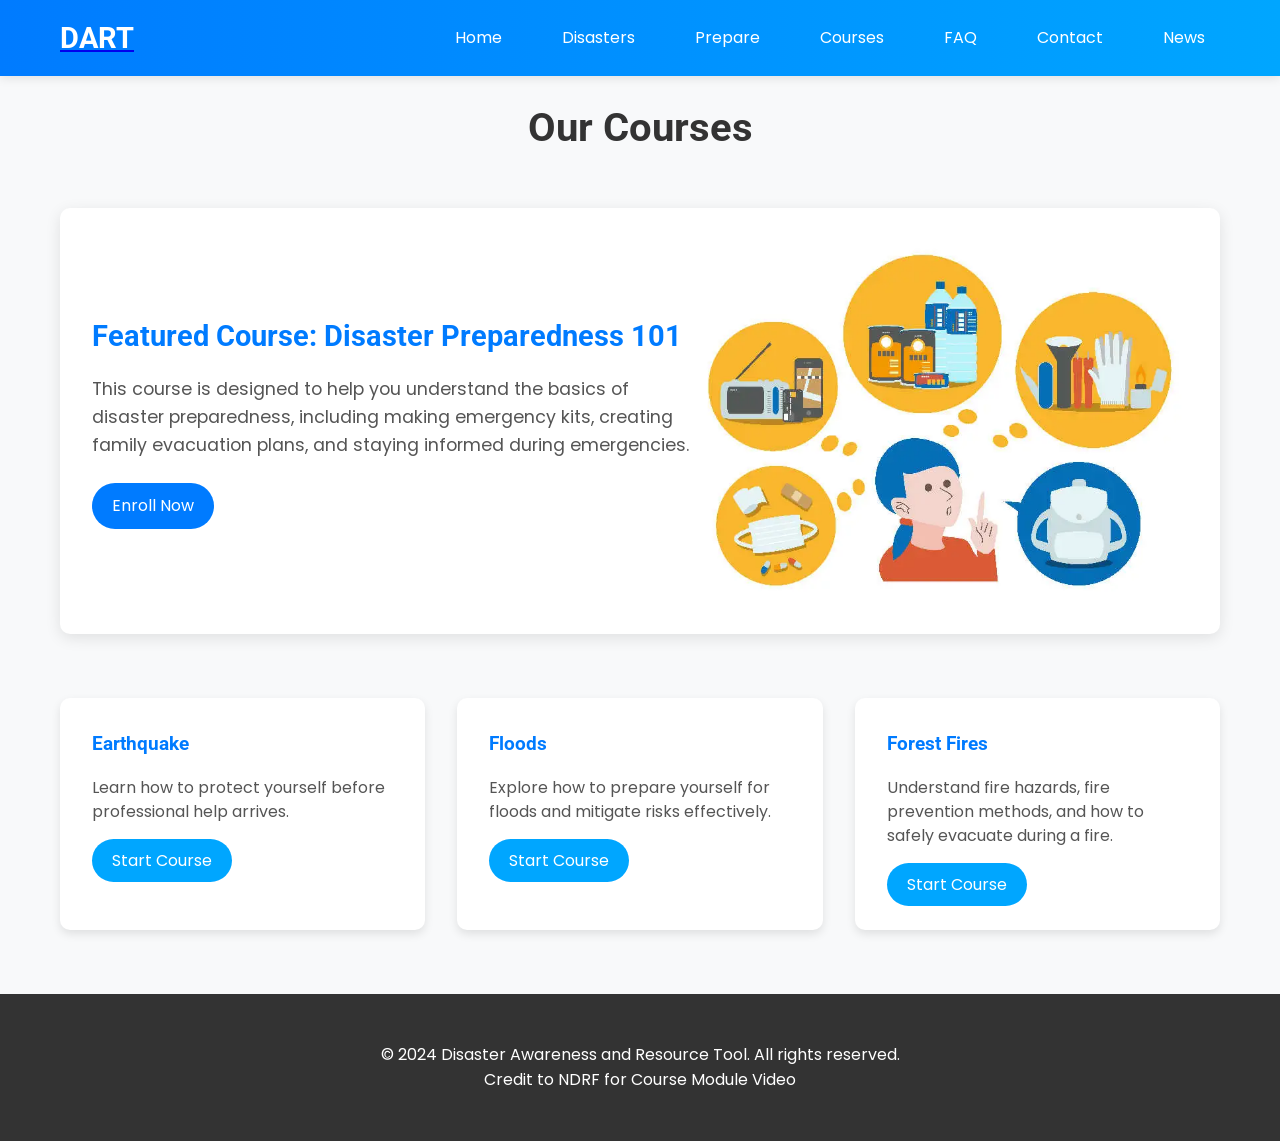
<file: courses.html>
<!-- courses.html -->
<!DOCTYPE html>
<html lang="en">
<head>
    <meta charset="UTF-8">
    <meta name="viewport" content="width=device-width, initial-scale=1.0">
    <title>DART</title>
    <link rel="stylesheet" href="/css/common.css">
    <link rel="stylesheet" href="/css/courses.css">
</head>
<body>

    <!-- Navigation Bar -->
    <nav class="navbar light-mode">
        <div class="container">
            <a href="index.html"><h1>DART</h1></a>
           <!----<div class="hamburger">&#9776;</div>--->
            <ul>
                <li style="--i:1"><a href="index.html">Home</a></li>
                <li style="--i:2"><a href="disasters.html">Disasters</a></li>
                <li style="--i:3"><a href="prepare.html">Prepare</a></li>
                <li style="--i:4"><a href="courses.html">Courses</a></li>
                <li style="--i:5"><a href="faq.html">FAQ</a></li>
                <li style="--i:6"><a href="contact.html">Contact</a></li>
                <li style="--i:7"><a href="news.html">News</a></li>
            </ul>
        </div>
    </nav>

    <!-- Courses Section -->
    <section id="courses" class="section">
        <div class="container">
            <h2>Our Courses</h2>

            <!-- Featured Course Section -->
            <div class="featured-course">
                <div class="featured-content">
                    <h3>Featured Course: Disaster Preparedness 101</h3>
                    <p>This course is designed to help you understand the basics of disaster preparedness, including making emergency kits, creating family evacuation plans, and staying informed during emergencies.</p>
                    <a href="/courses/inst1.html" class="cta-btn">Enroll Now</a>
                </div>
                <div class="featured-image">
                    <img src="/images/Courses.webp" alt="Disaster Preparedness Course">
                </div>
            </div>

            <!-- Grid for Additional Courses -->
            <div class="course-grid">
                <div class="course-item">
                    <h3>Earthquake</h3>
                    <p>Learn how to protect yourself before professional help arrives.</p>
                    <a href="/courses/course2.html" class="btn-secondary">Start Course</a>
                </div>
                <div class="course-item">
                    <h3>Floods</h3>
                    <p>Explore how to prepare yourself for floods and mitigate risks effectively.</p>
                    <a href="/courses/course3.html" class="btn-secondary">Start Course</a>
                </div>
                <div class="course-item">
                    <h3>Forest Fires</h3>
                    <p>Understand fire hazards, fire prevention methods, and how to safely evacuate during a fire.</p>
                    <a href="/courses/course4.html" class="btn-secondary">Start Course</a>
                </div>
            </div>
        </div>
    </section>

    <!-- Footer -->
    <footer>
        <div class="container">
            <p>&copy; 2024 Disaster Awareness and Resource Tool. All rights reserved.</p>
            <p>Credit to NDRF for Course Module Video</p>
        </div>
    </footer>

    <!-- Script for Hamburger Menu -->
    <script>
        const hamburger = document.querySelector('.hamburger');
        const navMenu = document.querySelector('.navbar ul');
      
        hamburger.addEventListener('click', () => {
            navMenu.classList.toggle('active');
        });
    </script>
      
</body>
</html>
</file>
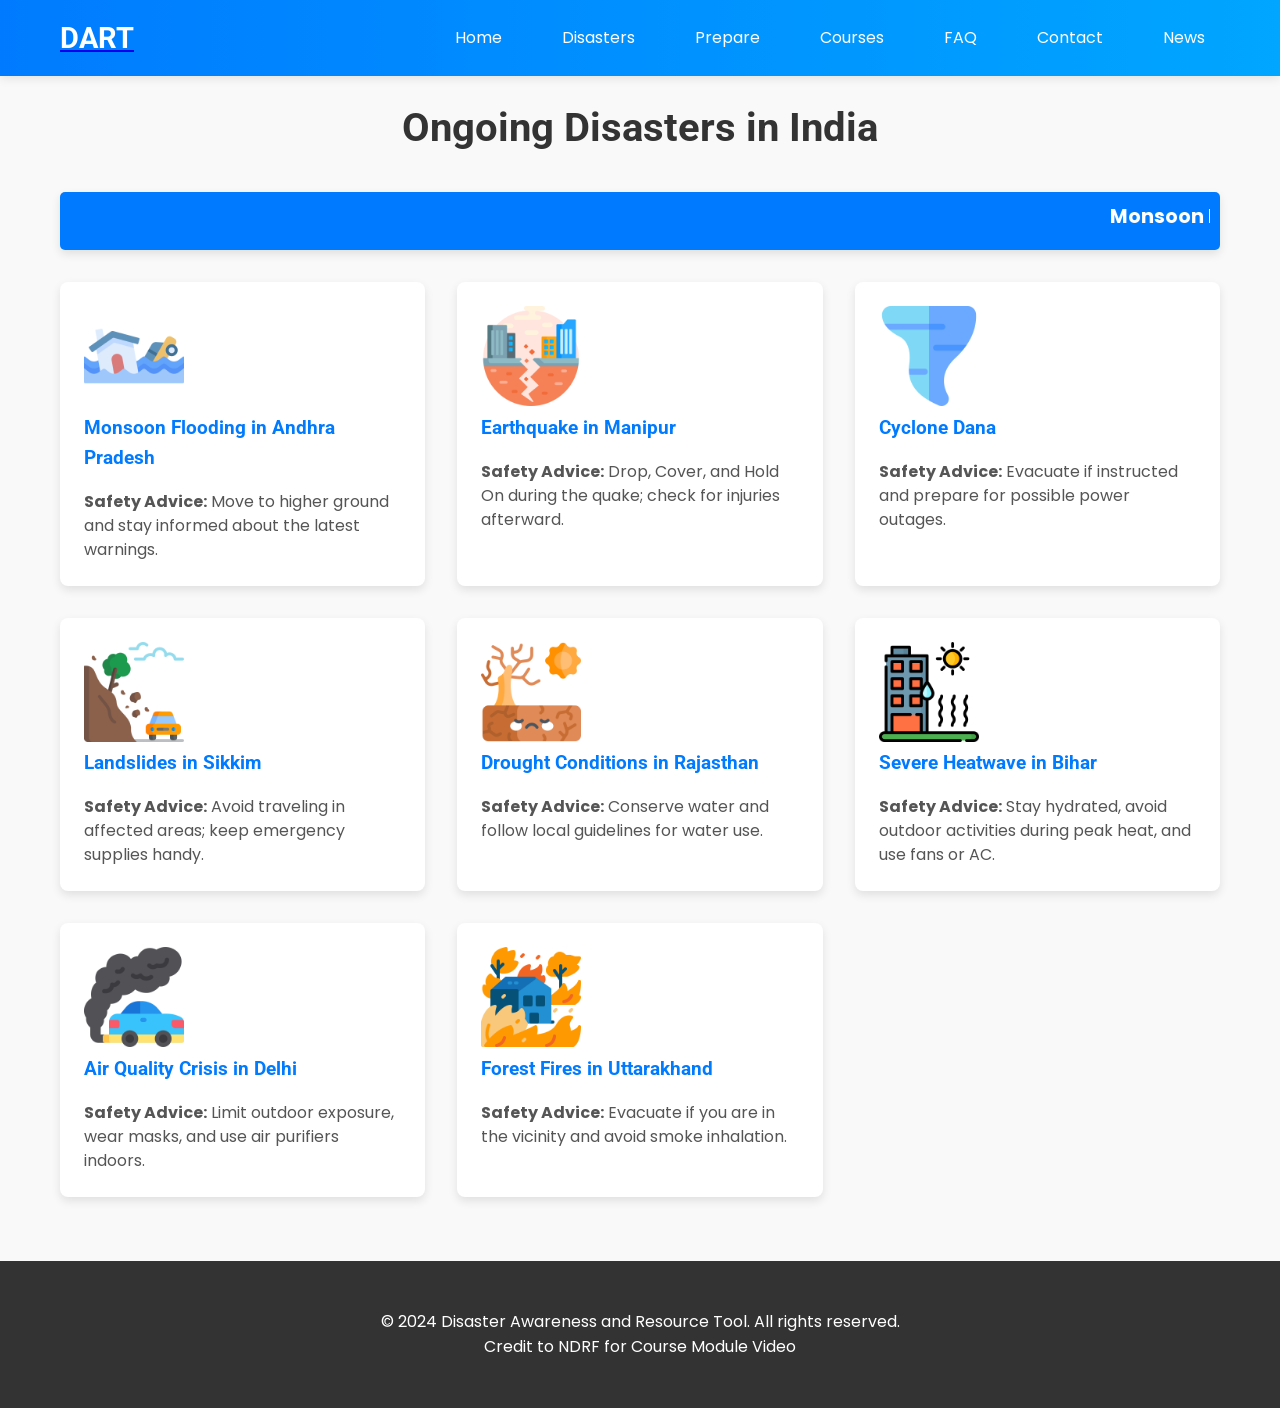
<file: disasters.html>
<!-- disasters.html -->
<!DOCTYPE html>
<html lang="en">
<head>
    <meta charset="UTF-8">
    <meta name="viewport" content="width=device-width, initial-scale=1.0">
    <title>DART</title>
    <link rel="stylesheet" href="/css/common.css">
    <link rel="stylesheet" href="/css/disasters.css">
</head>
<body>

    <nav class="navbar light-mode">
        <div class="container">
            <a href="index.html"><h1>DART</h1></a>
           <!----<div class="hamburger">&#9776;</div>--->
            <ul>
                <li style="--i:1"><a href="index.html">Home</a></li>
                <li style="--i:2"><a href="disasters.html">Disasters</a></li>
                <li style="--i:3"><a href="prepare.html">Prepare</a></li>
                <li style="--i:4"><a href="courses.html">Courses</a></li>
                <li style="--i:5"><a href="faq.html">FAQ</a></li>
                <li style="--i:6"><a href="contact.html">Contact</a></li>
                <li style="--i:7"><a href="news.html">News</a></li>
            </ul>
        </div>
    </nav>

    <!-- Main Section for Disasters -->
    <section id="disasters" class="section">
        <div class="container">
            <h2>Ongoing Disasters in India</h2>
            
            <!-- Marquee for Ongoing Disasters -->
            <div class="marquee-container">
                <marquee behavior="scroll" direction="left" scrollamount="6">
                    <span class="disaster-marquee">
                        Monsoon Flooding in Andhra Pradesh - Severe flooding in multiple districts | 
                        Earthquake in Manipur - 4.1 magnitude felt in several states | 
                        Cyclone Dana impacting Odisha - landfall in Odisha's Puri | 
                        Landslides in Sikkim - loss of around ₹327.67 crore | 
                        Drought conditions in Rajasthan - Water conservation tips | 
                        Severe Heatwave in Bihar - Precautions to take during extreme temperatures | 
                        Air Quality Crisis in Delhi - Stay indoors and use air purifiers | 
                        Forest Fires in Uttarakhand - over 1,000 hectares of forest area |
                    </span>
                </marquee>
            </div>

            <div class="disaster-grid">
                <!-- Quick Survival Guide for each disaster -->
                <div class="disaster-item">
                    <img src="/images/flood.png" alt="Flood" width="100px" height="auto">
                    <h3>Monsoon Flooding in Andhra Pradesh</h3>
                    <p><strong>Safety Advice:</strong> Move to higher ground and stay informed about the latest warnings.</p>
                </div>
                <div class="disaster-item">
                    <img src="/images/earthquake.png" alt="Earthquake" width="100px" height="auto">
                    <h3>Earthquake in Manipur</h3>
                    <p><strong>Safety Advice:</strong> Drop, Cover, and Hold On during the quake; check for injuries afterward.</p>
                </div>
                <div class="disaster-item">
                    <img src="/images/tornado.png" alt="Cyclone" width="100px" height="auto">
                    <h3>Cyclone Dana</h3>
                    <p><strong>Safety Advice:</strong> Evacuate if instructed and prepare for possible power outages.</p>
                </div>
                <div class="disaster-item">
                    <img src="/images/landslide.png" alt="Landslide" width="100px" height="auto">
                    <h3>Landslides in Sikkim</h3>
                    <p><strong>Safety Advice:</strong> Avoid traveling in affected areas; keep emergency supplies handy.</p>
                </div>
                <div class="disaster-item">
                    <img src="/images/drought.png" alt="Drought" width="100px" height="auto">
                    <h3>Drought Conditions in Rajasthan</h3>
                    <p><strong>Safety Advice:</strong> Conserve water and follow local guidelines for water use.</p>
                </div>
                <div class="disaster-item">
                    <img src="/images/heat-wave.png" alt="Heatwave" width="100px" height="auto">
                    <h3>Severe Heatwave in Bihar</h3>
                    <p><strong>Safety Advice:</strong> Stay hydrated, avoid outdoor activities during peak heat, and use fans or AC.</p>
                </div>
                <div class="disaster-item">
                    <img src="/images/car.png" alt="Air Quality" width="100px" height="auto">
                    <h3>Air Quality Crisis in Delhi</h3>
                    <p><strong>Safety Advice:</strong> Limit outdoor exposure, wear masks, and use air purifiers indoors.</p>
                </div>
                <div class="disaster-item">
                    <img src="/images/wildfire.png" alt="Wildfire" width="100px" height="auto">
                    <h3>Forest Fires in Uttarakhand</h3>
                    <p><strong>Safety Advice:</strong> Evacuate if you are in the vicinity and avoid smoke inhalation.</p>
                </div>
            </div>
        </div>
    </section>

    <!-- Footer -->
    <footer>
        <div class="container">
            <p>&copy; 2024 Disaster Awareness and Resource Tool. All rights reserved.</p>
            <p>Credit to NDRF for Course Module Video</p>
        </div>
    </footer>

    <!-- Script for Hamburger Menu -->
    <script>
        const hamburger = document.querySelector('.hamburger');
        const navMenu = document.querySelector('.navbar ul');
      
        hamburger.addEventListener('click', () => {
          navMenu.classList.toggle('active');
        });
    </script>
      
</body>
</html>
</file>
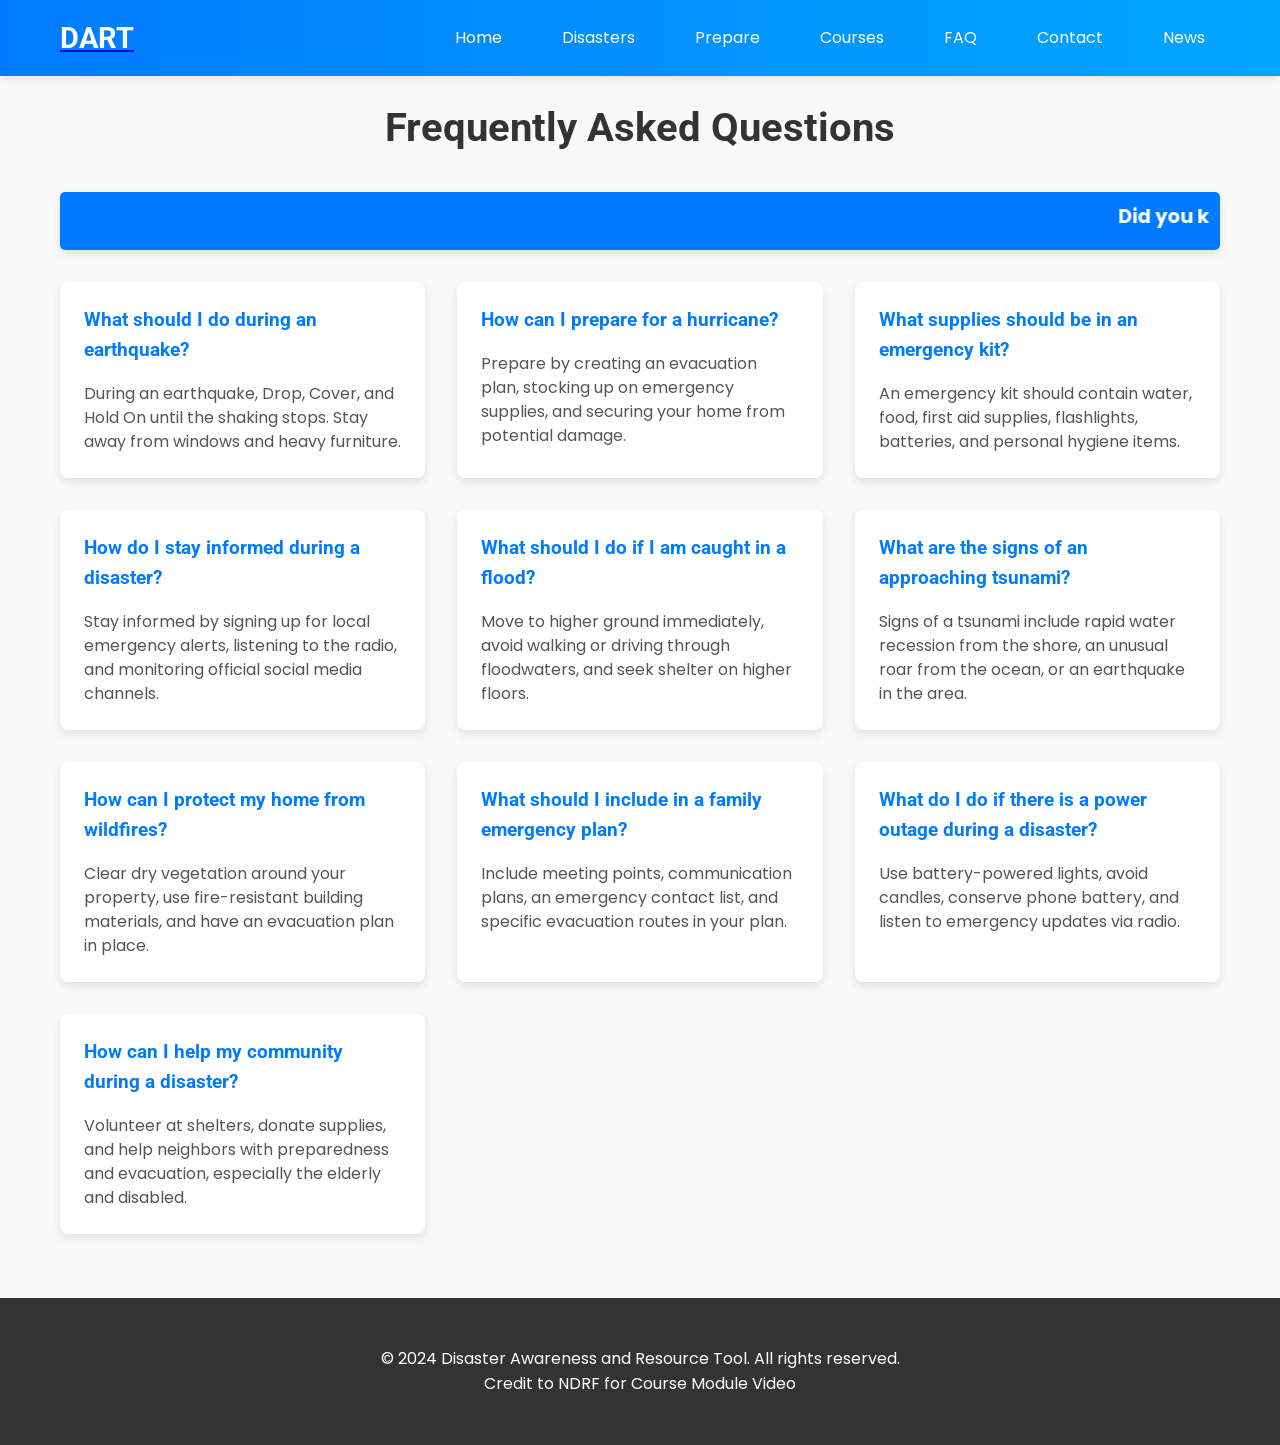
<file: faq.html>
<!-- faq.html -->
<!DOCTYPE html>
<html lang="en">
<head>
    <meta charset="UTF-8">
    <meta name="viewport" content="width=device-width, initial-scale=1.0">
    <title>DART</title>
    <link rel="stylesheet" href="/css/common.css">
    <link rel="stylesheet" href="/css/faq.css">
</head>
<body>

    <!-- Navbar -->
    <nav class="navbar light-mode">
        <div class="container">
            <a href="index.html"><h1>DART</h1></a>
           <!----<div class="hamburger">&#9776;</div>--->
            <ul>
                <li style="--i:1"><a href="index.html">Home</a></li>
                <li style="--i:2"><a href="disasters.html">Disasters</a></li>
                <li style="--i:3"><a href="prepare.html">Prepare</a></li>
                <li style="--i:4"><a href="courses.html">Courses</a></li>
                <li style="--i:5"><a href="faq.html">FAQ</a></li>
                <li style="--i:6"><a href="contact.html">Contact</a></li>
                <li style="--i:7"><a href="news.html">News</a></li>
            </ul>
        </div>
    </nav>

    <!-- FAQ Section -->
    <section id="faq" class="section">
        <div class="container">
            <h2>Frequently Asked Questions</h2>

            <!-- Marquee for Announcements -->
            <div class="marquee-container">
                <marquee behavior="scroll" direction="left" scrollamount="6">
                    <span class="faq-marquee">
                        Did you know? Always have an emergency bag ready with essential supplies | Know your local evacuation routes | Sign up for disaster alerts in your area
                    </span>
                </marquee>
            </div>

            <!-- FAQ Grid -->
            <div class="faq-grid">
                <div class="faq-item">
                    <h3>What should I do during an earthquake?</h3>
                    <p>During an earthquake, Drop, Cover, and Hold On until the shaking stops. Stay away from windows and heavy furniture.</p>
                </div>

                <div class="faq-item">
                    <h3>How can I prepare for a hurricane?</h3>
                    <p>Prepare by creating an evacuation plan, stocking up on emergency supplies, and securing your home from potential damage.</p>
                </div>

                <div class="faq-item">
                    <h3>What supplies should be in an emergency kit?</h3>
                    <p>An emergency kit should contain water, food, first aid supplies, flashlights, batteries, and personal hygiene items.</p>
                </div>

                <div class="faq-item">
                    <h3>How do I stay informed during a disaster?</h3>
                    <p>Stay informed by signing up for local emergency alerts, listening to the radio, and monitoring official social media channels.</p>
                </div>

                <div class="faq-item">
                    <h3>What should I do if I am caught in a flood?</h3>
                    <p>Move to higher ground immediately, avoid walking or driving through floodwaters, and seek shelter on higher floors.</p>
                </div>

                <div class="faq-item">
                    <h3>What are the signs of an approaching tsunami?</h3>
                    <p>Signs of a tsunami include rapid water recession from the shore, an unusual roar from the ocean, or an earthquake in the area.</p>
                </div>

                <div class="faq-item">
                    <h3>How can I protect my home from wildfires?</h3>
                    <p>Clear dry vegetation around your property, use fire-resistant building materials, and have an evacuation plan in place.</p>
                </div>

                <div class="faq-item">
                    <h3>What should I include in a family emergency plan?</h3>
                    <p>Include meeting points, communication plans, an emergency contact list, and specific evacuation routes in your plan.</p>
                </div>

                <div class="faq-item">
                    <h3>What do I do if there is a power outage during a disaster?</h3>
                    <p>Use battery-powered lights, avoid candles, conserve phone battery, and listen to emergency updates via radio.</p>
                </div>

                <div class="faq-item">
                    <h3>How can I help my community during a disaster?</h3>
                    <p>Volunteer at shelters, donate supplies, and help neighbors with preparedness and evacuation, especially the elderly and disabled.</p>
                </div>
            </div>
        </div>
    </section>

    <!-- Footer -->
    <footer>
        <div class="container">
            <p>&copy; 2024 Disaster Awareness and Resource Tool. All rights reserved.</p>
            <p>Credit to NDRF for Course Module Video</p>
        </div>
    </footer>

    <!-- JavaScript for Mobile Navbar Toggle -->
    <script>
        const hamburger = document.querySelector('.hamburger');
        const navMenu = document.querySelector('.navbar ul');
      
        hamburger.addEventListener('click', () => {
            navMenu.classList.toggle('active');
        });
    </script>
      
</body>
</html>
</file>
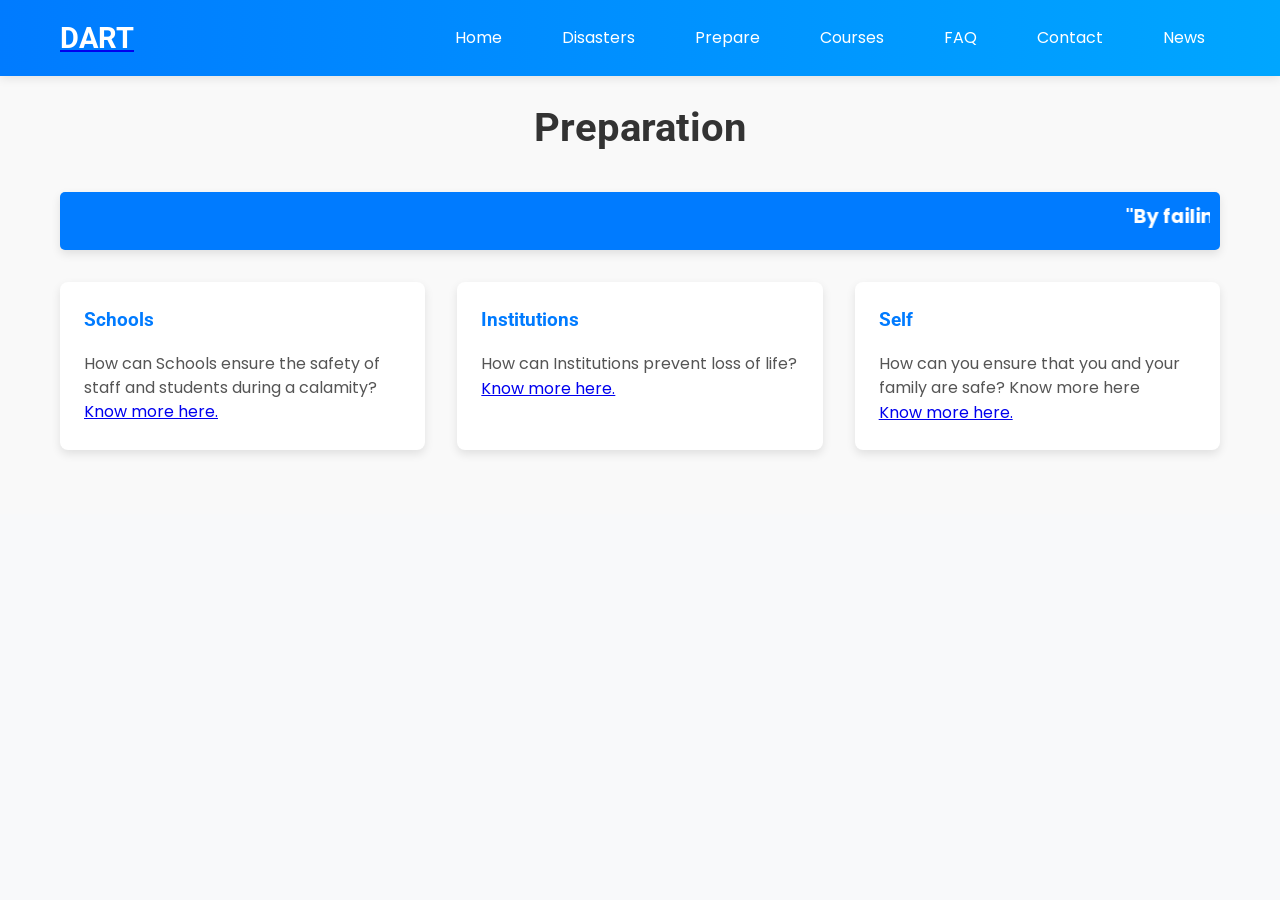
<file: prepare.html>
<!-- prepare.html -->
<!DOCTYPE html>
<html lang="en">
<head>
    <meta charset="UTF-8">
    <meta name="viewport" content="width=device-width, initial-scale=1.0">
    <title>DART</title>
    <link rel="stylesheet" href="/css/common.css">
    <link rel="stylesheet" href="/css/prepare.css">
</head>
<body>

    <!-- Navbar -->
    <nav class="navbar light-mode">
        <div class="container">
            <a href="index.html"><h1>DART</h1></a>
           <!----<div class="hamburger">&#9776;</div>--->
            <ul>
                <li style="--i:1"><a href="index.html">Home</a></li>
                <li style="--i:2"><a href="disasters.html">Disasters</a></li>
                <li style="--i:3"><a href="prepare.html">Prepare</a></li>
                <li style="--i:4"><a href="courses.html">Courses</a></li>
                <li style="--i:5"><a href="faq.html">FAQ</a></li>
                <li style="--i:6"><a href="contact.html">Contact</a></li>
                <li style="--i:7"><a href="news.html">News</a></li>
            </ul>
        </div>
    </nav>

    <!-- Prep Section -->
    <section id="faq" class="section">
        <div class="container">
            <h2>Preparation</h2>

            <!-- Marquee -->
            <div class="marquee-container">
                <marquee behavior="scroll" direction="left" scrollamount="6">
                    <span class="faq-marquee">
                        "By failing to prepare, you are preparing to fail."      |      "Plans are worthless, but planning is indispensable."
                    </span>
                </marquee>
            </div>

            <!-- FAQ Grid -->
            <div class="faq-grid">
                <div class="prep-item">
                    <h3>Schools</h3>
        <p>How can Schools ensure the safety of staff and students during a calamity? 
            <a href="https://megrevenuedm.gov.in/msdma/plans/school-disaster-mgmt-plan.pdf">Know more here.</a>
                </div>

                <div class="prep-item">
                    <h3>Institutions</h3>
                    <p>How can Institutions prevent loss of life?</p>
                    <a href="https://ndma.gov.in/sites/default/files/PDF/Sikkim_Conclave/Session%202/1%20z%20NDMA%20Disaster%20Management%20PPT%20by%20JS%20(PP)%20-%20Revised.pdf">Know more here.</a>
                </div>

                <div class="prep-item">
                    <h3>Self</h3>
                    <p>How can you ensure that you and your family are safe? Know more here</p>
                    <a href="http://rcueslucknow.org/publication/TrainingModules/Dr.A.K.Singh/HandBookDisasterManagement.pdf">Know more here.</a>
                </div>


    <!-- JavaScript for Mobile Navbar Toggle -->
    <script>
        const hamburger = document.querySelector('.hamburger');
        const navMenu = document.querySelector('.navbar ul');
      
        hamburger.addEventListener('click', () => {
            navMenu.classList.toggle('active');
        });
    </script>
      
</body>
</html>
</file>
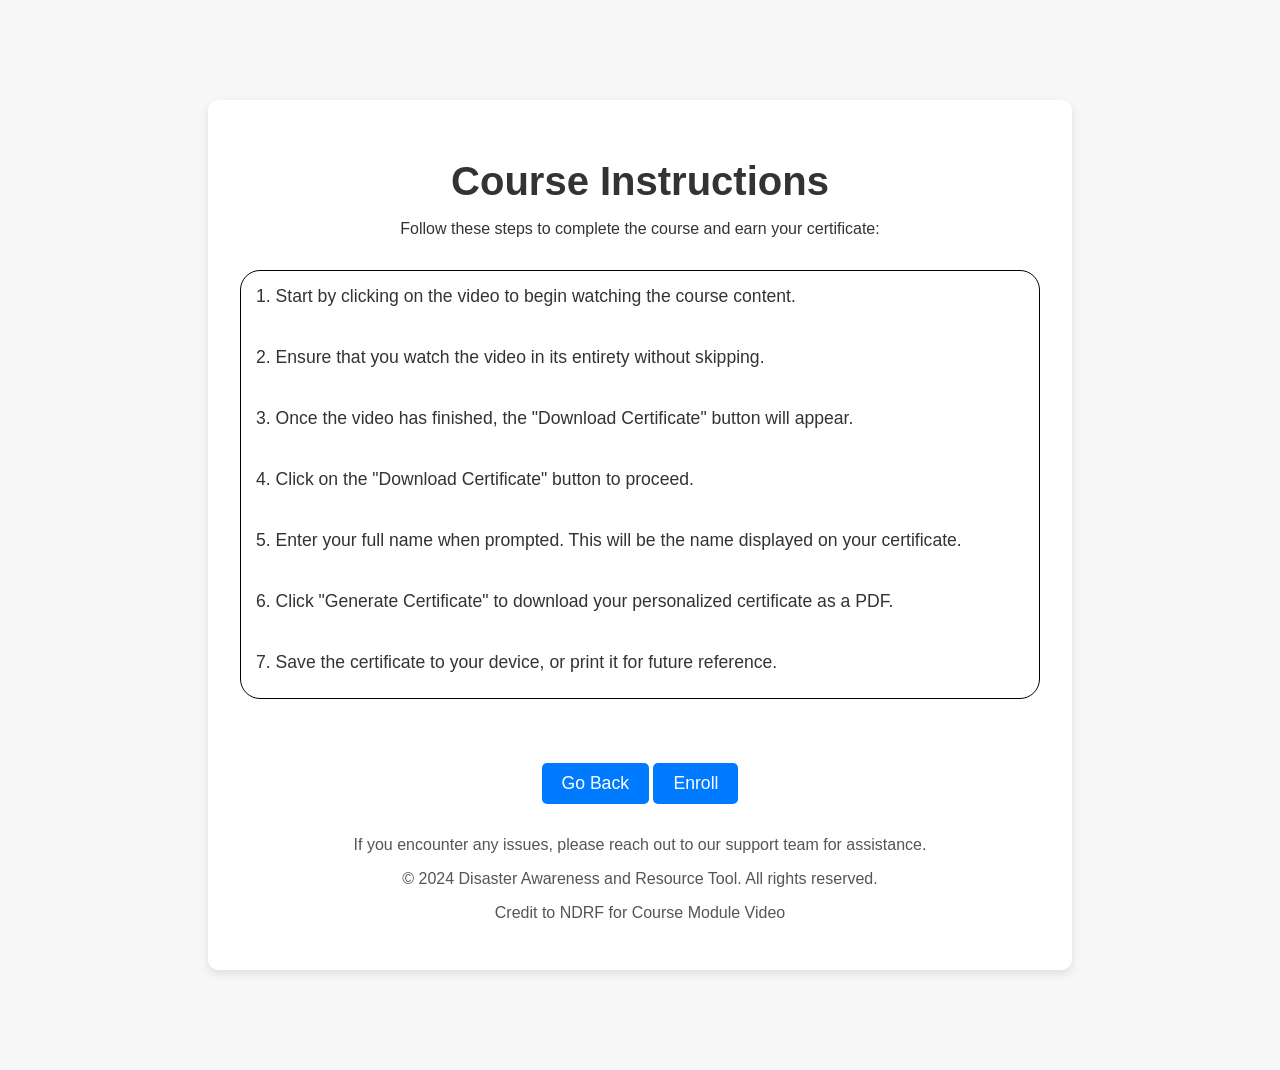
<file: courses/inst1.html>
<!DOCTYPE html>
<html lang="en">
<head>
    <meta charset="UTF-8">
    <meta name="viewport" content="width=device-width, initial-scale=1.0">
    <title>Instructions</title>
    <style>
        /* Default Light Mode Styles */
        body {
            font-family: Arial, sans-serif;
            margin: 0;
            padding: 0;
            background-color: #f7f7f7;
            color: #333;
        }

        /* Container */
        .container {
            max-width: 800px;
            margin: 100px auto; /* Adjusted margin for the fixed navbar */
            padding: 2rem;
            background-color: #fff;
            border-radius: 10px;
            box-shadow: 0 4px 10px rgba(0, 0, 0, 0.1);
            text-align: center;
            animation: fadeIn 1s ease-out;
        }

        /* Heading */
        h1 {
            font-size: 2.5rem;
            margin-bottom: 1rem;
            animation: fadeInDown 1.2s ease-out;
        }

        /* Instructions List */
        ul {
            text-align: left;
            margin: 2rem 0;
            padding: 0;
            list-style: none;
            animation: fadeInUp 1.5s ease-out;
            border-radius: 20px;
            border: 1px solid black;
        }

        ul li {
            padding: 15px;
            margin-bottom: 10px;
            border-radius: 50px;
            font-size: 1.1rem;
        }

        /* Styled Anchors as Buttons */
        .nav-button,
        .prev-button {
            display: inline-block;
            margin-top: 2rem;
            padding: 10px 20px;
            font-size: 1.1rem;
            color: white;
            background-color: #007bff;
            text-decoration: none; /* Remove underline */
            border-radius: 5px;
            cursor: pointer;
            transition: background-color 0.3s ease;
            animation: fadeInUp 1.5s ease-out;
        }

        .nav-button:hover,
        .prev-button:hover {
            background-color: #0056b3;
        }

        /* Footer */
        footer {
            margin-top: 2rem;
            font-size: 1rem;
            color: #555;
            animation: fadeInUp 1.8s ease-out;
        }

        /* Animations */
        @keyframes fadeIn {
            from { opacity: 0; }
            to { opacity: 1; }
        }

        @keyframes fadeInDown {
            from { opacity: 0; transform: translateY(-30px); }
            to { opacity: 1; transform: translateY(0); }
        }

        @keyframes fadeInUp {
            from { opacity: 0; transform: translateY(30px); }
            to { opacity: 1; transform: translateY(0); }
        }

        /* Responsive Design */
        @media (max-width: 768px) {
            h1 {
                font-size: 2rem;
            }

            .container {
                padding: 1.5rem;
            }

            ul li {
                font-size: 1rem;
            }

            .nav-button,
            .prev-button {
                font-size: 1rem;
            }
        }

        /* Dark Mode Styles */
        @media (prefers-color-scheme: dark) {
            body {
                background-color: #121212;
                color: #ffffff;
            }

            .container {
                background-color: #1e1e1e;
                box-shadow: 0 4px 10px rgba(255, 255, 255, 0.1);
            }

            ul {
                border: 1px solid #444;
            }

            ul li {
                background-color: #333;
                color: #ffffff;
            }

            .nav-button,
            .prev-button {
                background-color: #007bff;
            }

            .nav-button:hover,
            .prev-button:hover {
                background-color: #0056b3;
            }

            footer {
                color: #bbb;
            }
        }
    </style>
</head>
<body>
    <div class="container">
        <h1>Course Instructions</h1>
        <p>Follow these steps to complete the course and earn your certificate:</p>
        <ul>
            <li>1. Start by clicking on the video to begin watching the course content.</li>
            <li>2. Ensure that you watch the video in its entirety without skipping.</li>
            <li>3. Once the video has finished, the "Download Certificate" button will appear.</li>
            <li>4. Click on the "Download Certificate" button to proceed.</li>
            <li>5. Enter your full name when prompted. This will be the name displayed on your certificate.</li>
            <li>6. Click "Generate Certificate" to download your personalized certificate as a PDF.</li>
            <li>7. Save the certificate to your device, or print it for future reference.</li>
        </ul>
        
        <!-- Navigation Anchors Styled as Buttons -->
        <a class="nav-button" href="javascript:history.back()">Go Back</a>
        <a class="prev-button" href="course1.html">Enroll</a> <!-- Change 'courses.html' to your desired page -->

        <footer>
            If you encounter any issues, please reach out to our support team for assistance.
            <p>&copy; 2024 Disaster Awareness and Resource Tool. All rights reserved.</p>
            <p>Credit to NDRF for Course Module Video</p>
        </footer>
    </div>
</body>
</html>
</file>
<file: css/common.css>
/* Import Google Fonts */
@import url('https://fonts.googleapis.com/css2?family=Poppins:wght@300;400;600&family=Roboto:wght@400;700&display=swap');

/* Reset and Base Styles */
* {
  margin: 0;
  padding: 0;
  box-sizing: border-box;
}

body {
  font-family: 'Poppins', sans-serif;
  line-height: 1.6;
  background-color: #f8f9fa;
  color: #333;
}

h1, h2, h3 {
  font-family: 'Roboto', sans-serif;
}

.container {
  max-width: 1200px;
  margin: 0 auto;
  padding: 0 20px;
}

/* Navbar */
.navbar {
  background: linear-gradient(90deg, #007BFF, #00A6FF);
  color: white;
  padding: 15px 0;
  position: fixed;
  top: 0;
  width: 100%;
  z-index: 1000;
  box-shadow: 0 2px 10px rgba(0, 0, 0, 0.1);
}

.navbar .container {
  display: flex;
  justify-content: space-between;
  align-items: center;
}

.navbar h1 {
  font-size: 1.8rem;
  color: #fff;
  animation: fadeInDown 0.5s ease-out;
}

.navbar ul {
  list-style: none;
  display: flex;
}

.navbar ul li {
  margin-left: 30px;
  animation: fadeInDown 0.5s ease-out;
  animation-delay: calc(0.1s * var(--i));
}

.navbar ul li a {
  color: white;
  font-size: 1rem;
  padding: 10px 15px;
  text-decoration: none;
  transition: all 0.3s ease;
  border-radius: 5px;
}

.navbar ul li a:hover {
  background-color: rgba(255, 255, 255, 0.2);
  transform: translateY(-3px);
}

/* Footer */
footer {
  background-color: #333;
  color: #fff;
  padding: 3rem 0;
  text-align: center;
}

.social-icons {
  margin-top: 1.5rem;
}

.social-icons a {
  color: #fff;
  font-size: 1.5rem;
  margin: 0 10px;
  transition: color 0.3s ease;
}

.social-icons a:hover {
  color: #007BFF;
}

.navbar.light-mode {
  background: linear-gradient(90deg, #007BFF, #00A6FF) !important;
  color: white !important;
}

.navbar.light-mode h1,
.navbar.light-mode ul li a {
  color: white !important;
}

.navbar.light-mode ul li a:hover {
  background-color: rgba(255, 255, 255, 0.2) !important;
}

/* Responsive Design */
@media (max-width: 768px) {
  .navbar ul {
    display: none;
  }
}

/* Animations */
@keyframes fadeIn {
  from { opacity: 0; }
  to { opacity: 1; }
}

@keyframes fadeInUp {
  from {
    opacity: 0;
    transform: translateY(20px);
  }
  to {
    opacity: 1;
    transform: translateY(0);
  }
}

@keyframes fadeInDown {
  from {
    opacity: 0;
    transform: translateY(-20px);
  }
  to {
    opacity: 1;
    transform: translateY(0);
  }
}

@keyframes slideInDown {
  from {
    transform: translateY(-100px);
    opacity: 0;
  }
  to {
    transform: translateY(0);
    opacity: 1;
  }
}

@keyframes slideInUp {
  from {
    transform: translateY(100px);
    opacity: 0;
  }
  to {
    transform: translateY(0);
    opacity: 1;
  }
}

@keyframes slideInLeft {
  from {
    transform: translateX(-100px);
    opacity: 0;
  }
  to {
    transform: translateX(0);
    opacity: 1;
  }
}
</file>
<file: css/courses.css>
/* Courses Page Styles */
#courses {
    padding: 4rem 0;
    background-color: #f8f9fa;
}

h2 {
    text-align: center;
    color: #333;
    margin-top: 2rem;
    margin-bottom: 3rem;
    font-size: 2.5rem;
    animation: fadeInDown 0.8s ease-out;
}

/* Featured Course Section */
.featured-course {
    display: flex;
    align-items: center;
    justify-content: space-between;
    background-color: #fff;
    padding: 2rem;
    border-radius: 10px;
    box-shadow: 0 4px 15px rgba(0, 0, 0, 0.1);
    margin-bottom: 4rem;
    transition: all 0.3s ease;
    animation: slideInRight 1s ease-out;
}

.featured-content {
    max-width: 600px;
}

.featured-content h3 {
    font-size: 1.8rem;
    color: #007BFF;
    margin-bottom: 1rem;
    animation: fadeInLeft 1s ease-out;
}

.featured-content p {
    font-size: 1.1rem;
    margin-bottom: 1.5rem;
    line-height: 1.6;
    color: #555;
    animation: fadeInLeft 1.2s ease-out;
}

.featured-image img {
    max-width: 100%;
    border-radius: 8px;
    animation: fadeInRight 1.5s ease-out;
}

.cta-btn {
    display: inline-block;
    background-color: #007BFF;
    color: #fff;
    padding: 10px 20px;
    border-radius: 50px;
    text-decoration: none;
    transition: all 0.3s ease;
    animation: fadeInUp 1.3s ease-out;
}

.cta-btn:hover {
    background-color: #0056b3;
}

/* Course Grid Styling */
.course-grid {
    display: grid;
    grid-template-columns: repeat(auto-fit, minmax(280px, 1fr));
    gap: 2rem;
    animation: fadeInUp 1s ease-out;
}

.course-item {
    background-color: white;
    padding: 2rem;
    border-radius: 10px;
    box-shadow: 0 4px 10px rgba(0, 0, 0, 0.1);
    transition: all 0.3s ease;
    animation: slideInUp 1s ease-out;
}

.course-item:hover {
    transform: scale(1.03);
}

.course-item h3 {
    color: #007BFF;
    margin-bottom: 1rem;
}

.course-item p {
    font-size: 1rem;
    line-height: 1.5;
    color: #555;
    margin-bottom: 1.5rem;
}

.btn-secondary {
    background-color: #00A6FF;
    color: white;
    padding: 10px 20px;
    border-radius: 50px;
    text-decoration: none;
    transition: all 0.3s ease;
    animation: fadeInUp 1.1s ease-out;
}

.btn-secondary:hover {
    background-color: #007BFF;
}

.navbar.light-mode {
    background: linear-gradient(90deg, #007BFF, #00A6FF) !important;
    color: white !important;
}

.navbar.light-mode h1,
.navbar.light-mode ul li a {
    color: white !important;
}

.navbar.light-mode ul li a:hover {
    background-color: rgba(255, 255, 255, 0.2) !important;
}

/* Responsive Design */
@media (max-width: 768px) {
    h2 {
        font-size: 2rem; /* Smaller heading */
    }

    .featured-course {
        flex-direction: column;
        text-align: center;
        padding: 1.5rem; /* Less padding on mobile */
    }

    .featured-content h3 {
        font-size: 1.5rem; /* Smaller course title */
    }

    .featured-content p {
        font-size: 1rem; /* Smaller course description */
    }

    .featured-image img {
        max-width: 80%; /* Reduce image size */
        margin-top: 1rem;
    }

    .course-grid {
        grid-template-columns: repeat(auto-fit, minmax(200px, 1fr)); /* Adjust grid for smaller items */
    }

    .course-item {
        padding: 1.5rem; /* Less padding on course items */
    }

    .course-item h3 {
        font-size: 1.2rem; /* Smaller course item title */
    }

    .course-item p {
        font-size: 0.9rem; /* Smaller course item description */
    }

    .btn-secondary {
        font-size: 0.9rem; /* Smaller button text */
    }
}

/* Animations */
@keyframes fadeInDown {
    from {
        opacity: 0;
        transform: translateY(-30px);
    }
    to {
        opacity: 1;
        transform: translateY(0);
    }
}

@keyframes fadeInLeft {
    from {
        opacity: 0;
        transform: translateX(-30px);
    }
    to {
        opacity: 1;
        transform: translateX(0);
    }
}

@keyframes fadeInRight {
    from {
        opacity: 0;
        transform: translateX(30px);
    }
    to {
        opacity: 1;
        transform: translateX(0);
    }
}

@keyframes fadeInUp {
    from {
        opacity: 0;
        transform: translateY(30px);
    }
    to {
        opacity: 1;
        transform: translateY(0);
    }
}

@keyframes slideInUp {
    from {
        opacity: 0;
        transform: translateY(50px);
    }
    to {
        opacity: 1;
        transform: translateY(0);
    }
}

@keyframes slideInRight {
    from {
        opacity: 0;
        transform: translateX(100px);
    }
    to {
        opacity: 1;
        transform: translateX(0);
    }
}

@media (prefers-color-scheme: dark) {
    body {
      background-color: #121212; /* Dark theme background */
      color: #e0e0e0; /* Dark theme text color */
    }
  
    .navbar {
      background: linear-gradient(90deg, #1f1f1f, #2a2a2a); /* Dark navbar */
    }
  
    .navbar ul li a {
      color: #e0e0e0; /* Light text color for links */
    }
  
    .navbar ul li a:hover {
      background-color: rgba(255, 255, 255, 0.2);
      transform: translateY(-3px);
    }
  
    footer {
      background-color: #1f1f1f; /* Dark footer */
    }
  
    .social-icons a {
      color: #fff; /* Social icons color */
    }
  
    .social-icons a:hover {
      color: #007BFF; /* Social icons hover color */
    }
    
    /* Navbar on mobile in dark mode */
    @media (max-width: 768px) {
      .navbar ul {
        background-color: rgba(255, 255, 255, 0.1); /* Mobile navbar background in dark mode */
      }
    }
  }
</file>
<file: css/disasters.css>
/* Disasters Page Styles */
#disasters {
    padding: 4rem 0;
    background-color: #f9f9f9;
    animation: fadeInUp 0.8s ease-out;
}

h2 {
    text-align: center;
    color: #333;
    margin-top: 2rem;
    margin-bottom: 2rem;
    font-size: 2.5rem;
    animation: fadeInDown 0.8s ease-out;
}

/* Marquee Styling */
.marquee-container {
    margin-bottom: 2rem;
    background-color: #007BFF;
    padding: 10px;
    border-radius: 5px;
    box-shadow: 0 4px 10px rgba(0, 0, 0, 0.1);
    color: #fff;
    animation: fadeInRight 0.8s ease-out;
}

.disaster-marquee {
    font-size: 1.2rem;
    font-weight: bold;
}

/* Disaster Grid Styling */
.disaster-grid {
    display: grid;
    grid-template-columns: repeat(auto-fit, minmax(280px, 1fr));
    gap: 2rem;
    animation: fadeInUp 1s ease-out;
}

.disaster-item {
    background: white;
    padding: 1.5rem;
    border-radius: 8px;
    box-shadow: 0 4px 10px rgba(0, 0, 0, 0.1);
    transition: all 0.3s ease;
    animation: slideInUp 1.2s ease-out;
}

.disaster-item:hover {
    transform: scale(1.03);
}

.disaster-item h3 {
    color: #007BFF;
    margin-bottom: 1rem;
}

.disaster-item p {
    font-size: 1rem;
    line-height: 1.5;
    color: #555;
}

.navbar.light-mode {
    background: linear-gradient(90deg, #007BFF, #00A6FF) !important;
    color: white !important;
}

.navbar.light-mode h1,
.navbar.light-mode ul li a {
    color: white !important;
}

.navbar.light-mode ul li a:hover {
    background-color: rgba(255, 255, 255, 0.2) !important;
}

/* Responsive Design */
@media (max-width: 768px) {
    .disaster-grid {
        grid-template-columns: 1fr;
    }

    .disaster-marquee {
        font-size: 1rem;
    }
}

/* Animations */
@keyframes fadeInDown {
    from {
        opacity: 0;
        transform: translateY(-30px);
    }
    to {
        opacity: 1;
        transform: translateY(0);
    }
}

@keyframes fadeInRight {
    from {
        opacity: 0;
        transform: translateX(30px);
    }
    to {
        opacity: 1;
        transform: translateX(0);
    }
}

@keyframes fadeInUp {
    from {
        opacity: 0;
        transform: translateY(30px);
    }
    to {
        opacity: 1;
        transform: translateY(0);
    }
}

@keyframes slideInUp {
    from {
        opacity: 0;
        transform: translateY(50px);
    }
    to {
        opacity: 1;
        transform: translateY(0);
    }
}

@media (prefers-color-scheme: dark) {
    body {
      background-color: #121212; /* Dark theme background */
      color: #e0e0e0; /* Dark theme text color */
    }
  
    .navbar {
      background: linear-gradient(90deg, #1f1f1f, #2a2a2a); /* Dark navbar */
    }
  
    .navbar ul li a {
      color: #e0e0e0; /* Light text color for links */
    }
  
    .navbar ul li a:hover {
      background-color: rgba(255, 255, 255, 0.2);
      transform: translateY(-3px);
    }
  
    footer {
      background-color: #1f1f1f; /* Dark footer */
    }
  
    .social-icons a {
      color: #fff; /* Social icons color */
    }
  
    .social-icons a:hover {
      color: #007BFF; /* Social icons hover color */
    }
    
    /* Navbar on mobile in dark mode */
    @media (max-width: 768px) {
      .navbar ul {
        background-color: rgba(255, 255, 255, 0.1); /* Mobile navbar background in dark mode */
      }
    }
  }
</file>
<file: css/faq.css>
/* FAQ Page Styles */
#faq {
    padding: 4rem 0;
    background-color: #f9f9f9;
    animation: fadeIn 1s ease-out; /* Fade-in animation for the entire FAQ section */
}

h2 {
    text-align: center;
    color: #333;
    margin-bottom: 2rem;
    margin-top: 2rem;
    font-size: 2.5rem;
    animation: slideInDown 1s ease-out; /* Slide in from the top */
}

/* Marquee Styling for FAQ */
.marquee-container {
    margin-bottom: 2rem;
    background-color: #007BFF;
    padding: 10px;
    border-radius: 5px;
    box-shadow: 0 4px 10px rgba(0, 0, 0, 0.1);
    color: #fff;
    animation: slideInLeft 1s ease-out; /* Slide in from the left */
}

.faq-marquee {
    font-size: 1.2rem;
    font-weight: bold;
    animation: blink 1s infinite; /* Blinking animation for marquee text */
}

/* FAQ Grid Layout */
.faq-grid {
    display: grid;
    grid-template-columns: repeat(auto-fit, minmax(280px, 1fr));
    gap: 2rem;
    animation: fadeInUp 1s ease-out; /* Fade in from below */
}

.faq-item {
    background: white;
    padding: 1.5rem;
    border-radius: 8px;
    box-shadow: 0 4px 10px rgba(0, 0, 0, 0.1);
    transition: all 0.3s ease;
    animation: bounceIn 1s ease-out; /* Bouncing effect when the item loads */
}

.faq-item:hover {
    transform: scale(1.03);
    animation: pulse 0.5s ease-in-out; /* Pulse animation on hover */
}

.faq-item h3 {
    color: #007BFF;
    margin-bottom: 1rem;
    animation: slideInUp 1s ease-out; /* Slide in from the bottom */
}

.faq-item p {
    font-size: 1rem;
    line-height: 1.5;
    color: #555;
    animation: fadeIn 1.5s ease-out; /* Text fades in with delay */
}

.navbar.light-mode {
    background: linear-gradient(90deg, #007BFF, #00A6FF) !important;
    color: white !important;
}

.navbar.light-mode h1,
.navbar.light-mode ul li a {
    color: white !important;
}

.navbar.light-mode ul li a:hover {
    background-color: rgba(255, 255, 255, 0.2) !important;
}

/* Responsive Styling */
@media (max-width: 768px) {
    .faq-grid {
        grid-template-columns: 1fr;
    }

    .faq-marquee {
        font-size: 1rem;
    }
}

/* Animations */
@keyframes fadeIn {
    from { opacity: 0; }
    to { opacity: 1; }
}

@keyframes fadeInUp {
    from {
        opacity: 0;
        transform: translateY(20px);
    }
    to {
        opacity: 1;
        transform: translateY(0);
    }
}

@keyframes slideInDown {
    from {
        opacity: 0;
        transform: translateY(-20px);
    }
    to {
        opacity: 1;
        transform: translateY(0);
    }
}

@keyframes slideInUp {
    from {
        opacity: 0;
        transform: translateY(20px);
    }
    to {
        opacity: 1;
        transform: translateY(0);
    }
}

@keyframes slideInLeft {
    from {
        opacity: 0;
        transform: translateX(-20px);
    }
    to {
        opacity: 1;
        transform: translateX(0);
    }
}

@keyframes bounceIn {
    0%, 20%, 40%, 60%, 80%, 100% {
        transform: translateY(0);
    }
    50% {
        transform: translateY(-10px);
    }
}

@keyframes pulse {
    0% {
        transform: scale(1);
    }
    50% {
        transform: scale(1.05);
    }
    100% {
        transform: scale(1);
    }
}

@keyframes blink {
    0%, 100% {
        opacity: 1;
    }
    50% {
        opacity: 0.5;
    }
}

@media (prefers-color-scheme: dark) {
    body {
      background-color: #121212; /* Dark theme background */
      color: #e0e0e0; /* Dark theme text color */
    }
  
    .navbar {
      background: linear-gradient(90deg, #1f1f1f, #2a2a2a); /* Dark navbar */
    }
  
    .navbar ul li a {
      color: #e0e0e0; /* Light text color for links */
    }
  
    .navbar ul li a:hover {
      background-color: rgba(255, 255, 255, 0.2);
      transform: translateY(-3px);
    }
  
    footer {
      background-color: #1f1f1f; /* Dark footer */
    }
  
    .social-icons a {
      color: #fff; /* Social icons color */
    }
  
    .social-icons a:hover {
      color: #007BFF; /* Social icons hover color */
    }
    
    /* Navbar on mobile in dark mode */
    @media (max-width: 768px) {
      .navbar ul {
        background-color: rgba(255, 255, 255, 0.1); /* Mobile navbar background in dark mode */
      }
    }
  }
</file>
<file: css/prepare.css>
/* FAQ Page Styles */
#faq {
    padding: 4rem 0;
    background-color: #f9f9f9;
    animation: fadeIn 1s ease-out; /* Fade-in animation for the entire FAQ section */
}

h2 {
    text-align: center;
    color: #333;
    margin-bottom: 2rem;
    margin-top: 2rem;
    font-size: 2.5rem;
    animation: slideInDown 1s ease-out; /* Slide in from the top */
}

/* Marquee Styling for FAQ */
.marquee-container {
    margin-bottom: 2rem;
    background-color: #007BFF;
    padding: 10px;
    border-radius: 5px;
    box-shadow: 0 4px 10px rgba(0, 0, 0, 0.1);
    color: #fff;
    animation: slideInLeft 1s ease-out; /* Slide in from the left */
}

.faq-marquee {
    font-size: 1.2rem;
    font-weight: bold;
    animation: blink 1s infinite; /* Blinking animation for marquee text */
}

/* FAQ Grid Layout */
.faq-grid {
    display: grid;
    grid-template-columns: repeat(auto-fit, minmax(280px, 1fr));
    gap: 2rem;
    animation: fadeInUp 1s ease-out; /* Fade in from below */
}

.prep-item {
    background: white;
    padding: 1.5rem;
    border-radius: 8px;
    box-shadow: 0 4px 10px rgba(0, 0, 0, 0.1);
    transition: all 0.3s ease;
    animation: bounceIn 1s ease-out; /* Bouncing effect when the item loads */
}

.prep-item:hover {
    transform: scale(1.03);
    animation: pulse 0.5s ease-in-out; /* Pulse animation on hover */
}

.prep-item h3 {
    color: #007BFF;
    margin-bottom: 1rem;
    animation: slideInUp 1s ease-out; /* Slide in from the bottom */
}

.prep-item p {
    font-size: 1rem;
    line-height: 1.5;
    color: #555;
    animation: fadeIn 1.5s ease-out; /* Text fades in with delay */
}

.navbar.light-mode {
    background: linear-gradient(90deg, #007BFF, #00A6FF) !important;
    color: white !important;
}

.navbar.light-mode h1,
.navbar.light-mode ul li a {
    color: white !important;
}

.navbar.light-mode ul li a:hover {
    background-color: rgba(255, 255, 255, 0.2) !important;
}

/* Responsive Styling */
@media (max-width: 768px) {
    .faq-grid {
        grid-template-columns: 1fr;
    }

    .faq-marquee {
        font-size: 1rem;
    }
}

/* Animations */
@keyframes fadeIn {
    from { opacity: 0; }
    to { opacity: 1; }
}

@keyframes fadeInUp {
    from {
        opacity: 0;
        transform: translateY(20px);
    }
    to {
        opacity: 1;
        transform: translateY(0);
    }
}

@keyframes slideInDown {
    from {
        opacity: 0;
        transform: translateY(-20px);
    }
    to {
        opacity: 1;
        transform: translateY(0);
    }
}

@keyframes slideInUp {
    from {
        opacity: 0;
        transform: translateY(20px);
    }
    to {
        opacity: 1;
        transform: translateY(0);
    }
}

@keyframes slideInLeft {
    from {
        opacity: 0;
        transform: translateX(-20px);
    }
    to {
        opacity: 1;
        transform: translateX(0);
    }
}

@keyframes bounceIn {
    0%, 20%, 40%, 60%, 80%, 100% {
        transform: translateY(0);
    }
    50% {
        transform: translateY(-10px);
    }
}

@keyframes pulse {
    0% {
        transform: scale(1);
    }
    50% {
        transform: scale(1.05);
    }
    100% {
        transform: scale(1);
    }
}

@keyframes blink {
    0%, 100% {
        opacity: 1;
    }
    50% {
        opacity: 0.5;
    }
}

@media (prefers-color-scheme: dark) {
    body {
      background-color: #121212; /* Dark theme background */
      color: #e0e0e0; /* Dark theme text color */
    }
  
    .navbar {
      background: linear-gradient(90deg, #1f1f1f, #2a2a2a); /* Dark navbar */
    }
  
    .navbar ul li a {
      color: #e0e0e0; /* Light text color for links */
    }
  
    .navbar ul li a:hover {
      background-color: rgba(255, 255, 255, 0.2);
      transform: translateY(-3px);
    }
  
    footer {
      background-color: #1f1f1f; /* Dark footer */
    }
  
    .social-icons a {
      color: #fff; /* Social icons color */
    }
  
    .social-icons a:hover {
      color: #007BFF; /* Social icons hover color */
    }
    
    /* Navbar on mobile in dark mode */
    @media (max-width: 768px) {
      .navbar ul {
        background-color: rgba(255, 255, 255, 0.1); /* Mobile navbar background in dark mode */
      }
    }
  }
</file>
